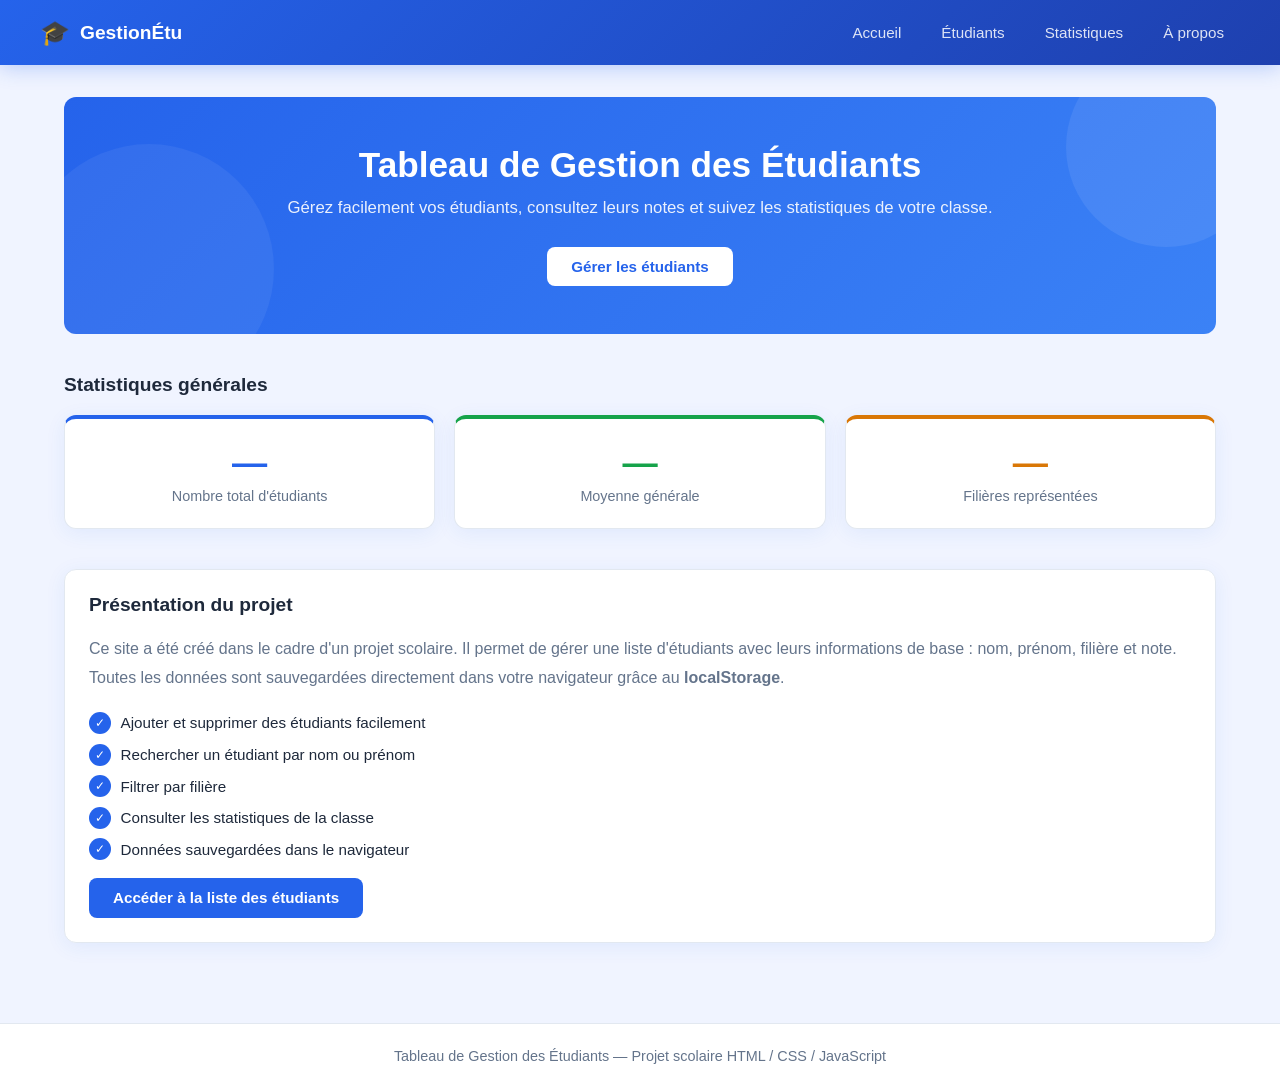
<file: Index.html>
<!DOCTYPE html>
<html lang="fr">
  <head>
    <meta charset="UTF-8" />
    <meta name="viewport" content="width=device-width, initial-scale=1.0" />
    <title>Accueil — Tableau de Gestion des Étudiants</title>
    <link rel="stylesheet" href="style.css" />
  </head>
  <body>

    <!--BARRE DE NAVIGATION-->
    <nav class="navbar">
      <div class="navbar-contenu">
        <!--Logo-->
        <a class="navbar-logo" href="index.html">
          <span>🎓</span>GestionÉtu
        </a>

        <!--Liens de navigation-->
        <ul class="navbar-liens">
          <li><a href="index.html">Accueil</a></li>
          <li><a href="etudiants.html">Étudiants</a></li>
          <li><a href="statistiques.html">Statistiques</a></li>
          <li><a href="apropos.html">À propos</a></li>
        </ul>
      </div>
    </nav>

    <!--CONTENU PRINCIPAL-->
    <main class="contenu-principal">

      <!--Section de bienvenue-->
      <section class="section-hero">
        <h1>Tableau de Gestion des Étudiants</h1>
        <p>
          Gérez facilement vos étudiants, consultez leurs notes et suivez
          les statistiques de votre classe.
        </p>
        <a href="etudiants.html" class="bouton bouton-blanc">
          Gérer les étudiants
        </a>
      </section>

      <!--Cartes de statistiques générales-->
      <section>
        <h2 class="titre-section">Statistiques générales</h2>

        <div class="grille-stats">

          <!--Carte 1 : Total des étudiants-->
          <div class="carte-stat">
            <span class="valeur-stat" id="total-etudiants">—</span>
            <p class="label-stat">Nombre total d'étudiants</p>
          </div>

          <!-- Carte 2 : Moyenne générale -->
          <div class="carte-stat">
            <span class="valeur-stat" id="moyenne-generale">—</span>
            <p class="label-stat">Moyenne générale</p>
          </div>

          <!-- Carte 3 : Nombre de filières -->
          <div class="carte-stat">
            <span class="valeur-stat" id="nombre-filieres">—</span>
            <p class="label-stat">Filières représentées</p>
          </div>

        </div>
      </section>

      <!-- Section de présentation du projet -->
      <section class="carte">
        <h2 class="titre-section">Présentation du projet</h2>
        <p style="color: var(--couleur-texte-clair); line-height: 1.8; margin-bottom: 1.2rem;">
          Ce site a été créé dans le cadre d'un projet scolaire. Il permet de gérer une
          liste d'étudiants avec leurs informations de base : nom, prénom, filière et note.
          Toutes les données sont sauvegardées directement dans votre navigateur grâce au
          <strong>localStorage</strong>.
        </p>

        <!-- Liste des fonctionnalités -->
        <ul class="liste-fonctionnalites">
          <li>Ajouter et supprimer des étudiants facilement</li>
          <li>Rechercher un étudiant par nom ou prénom</li>
          <li>Filtrer par filière</li>
          <li>Consulter les statistiques de la classe</li>
          <li>Données sauvegardées dans le navigateur</li>
        </ul>

        <br />
        <a href="etudiants.html" class="bouton bouton-principal">
          Accéder à la liste des étudiants
        </a>
      </section>

    </main>

    <!-- PIED DE PAGE -->
    <footer class="pied-page">
      <p>Tableau de Gestion des Étudiants — Projet scolaire HTML / CSS / JavaScript</p>
    </footer>

    <!-- Chargement du fichier JavaScript -->
    <script src="script.js"></script>

  </body>
</html>
</file>
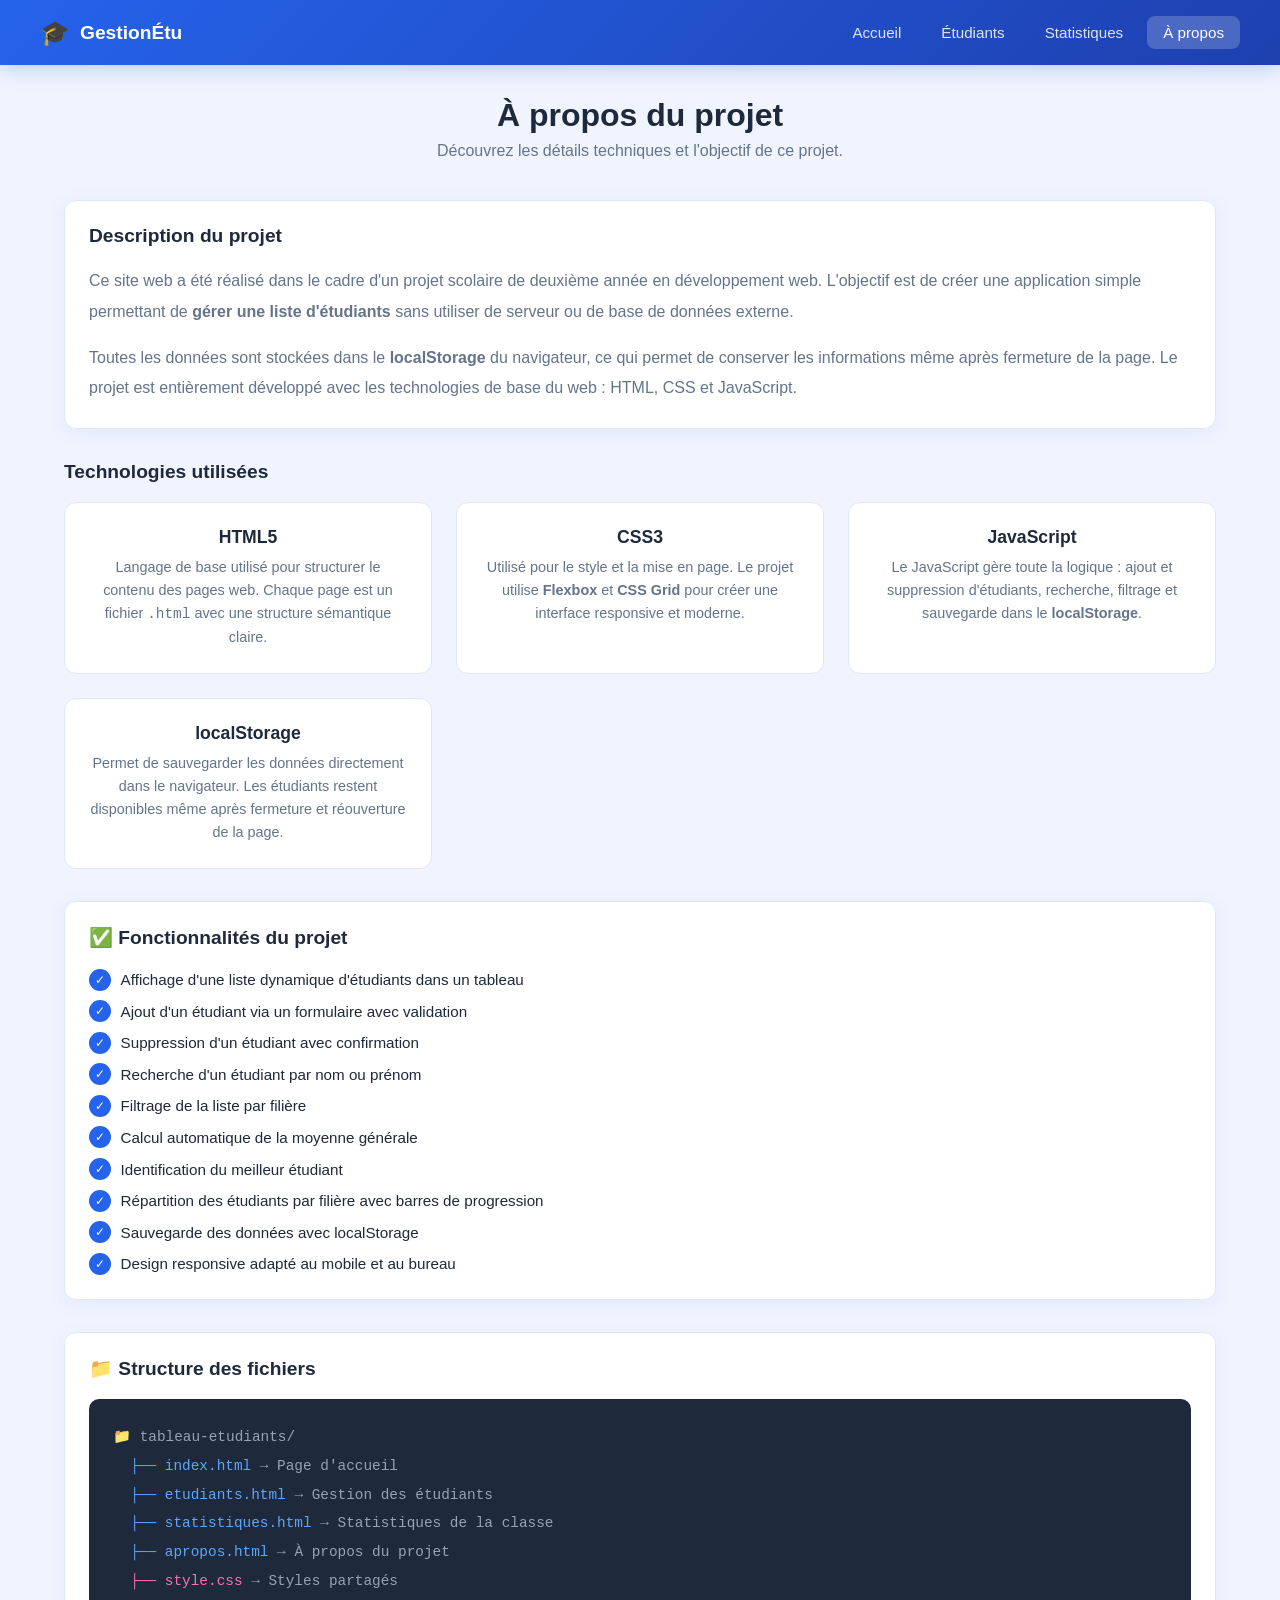
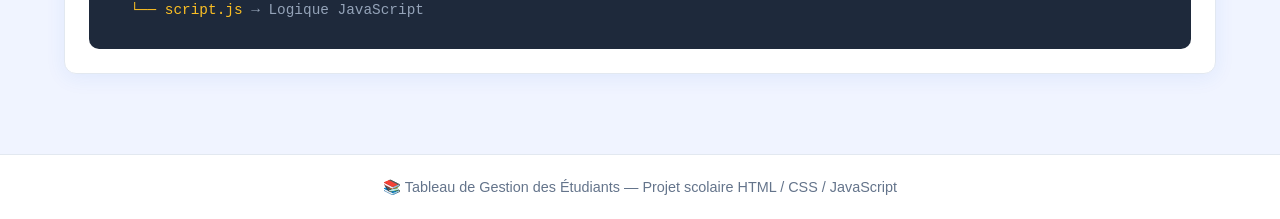
<file: apropos.html>
<!DOCTYPE html>
<html lang="fr">
  <head>
    <meta charset="UTF-8" />
    <meta name="viewport" content="width=device-width, initial-scale=1.0" />
    <title>À propos — Tableau de Gestion des Étudiants</title>
    <link rel="stylesheet" href="style.css" />
  </head>
  <body>

    <!--BARRE DE NAVIGATION-->
    <nav class="navbar">
      <div class="navbar-contenu">
        <a class="navbar-logo" href="index.html">
          <span>🎓</span> GestionÉtu
        </a>
        <ul class="navbar-liens">
          <li><a href="index.html">Accueil</a></li>
          <li><a href="etudiants.html">Étudiants</a></li>
          <li><a href="statistiques.html">Statistiques</a></li>
          <li><a href="apropos.html">À propos</a></li>
        </ul>
      </div>
    </nav>

    <!--CONTENU PRINCIPAL-->
    <main class="contenu-principal">

      <!-- En-tête -->
      <div class="en-tete-page">
        <h1>À propos du projet</h1>
        <p>Découvrez les détails techniques et l'objectif de ce projet.</p>
      </div>

      <!-- Description générale -->
      <section class="carte" style="margin-bottom: 2rem;">
        <h2 class="titre-section">Description du projet</h2>
        <p style="color: var(--couleur-texte-clair); line-height: 1.9; margin-bottom: 1rem;">
          Ce site web a été réalisé dans le cadre d'un projet scolaire de deuxième année
          en développement web. L'objectif est de créer une application simple permettant
          de <strong>gérer une liste d'étudiants</strong> sans utiliser de serveur ou de base
          de données externe.
        </p>
        <p style="color: var(--couleur-texte-clair); line-height: 1.9;">
          Toutes les données sont stockées dans le <strong>localStorage</strong> du navigateur,
          ce qui permet de conserver les informations même après fermeture de la page.
          Le projet est entièrement développé avec les technologies de base du web :
          HTML, CSS et JavaScript.
        </p>
      </section>

      <!-- Technologies utilisées -->
      <section style="margin-bottom: 2rem;">
        <h2 class="titre-section">Technologies utilisées</h2>

        <div class="grille-apropos">

          <!-- HTML -->
          <div class="carte-technologie">
            <h3>HTML5</h3>
            <p>
              Langage de base utilisé pour structurer le contenu des pages web.
              Chaque page est un fichier <code>.html</code> avec une structure sémantique claire.
            </p>
          </div>

          <!-- CSS -->
          <div class="carte-technologie">
            <h3>CSS3</h3>
            <p>
              Utilisé pour le style et la mise en page. Le projet utilise
              <strong>Flexbox</strong> et <strong>CSS Grid</strong> pour créer une
              interface responsive et moderne.
            </p>
          </div>

          <!-- JavaScript -->
          <div class="carte-technologie">
            <h3>JavaScript</h3>
            <p>
              Le JavaScript gère toute la logique : ajout et suppression d'étudiants,
              recherche, filtrage et sauvegarde dans le <strong>localStorage</strong>.
            </p>
          </div>

          <!-- localStorage -->
          <div class="carte-technologie">
            <h3>localStorage</h3>
            <p>
              Permet de sauvegarder les données directement dans le navigateur.
              Les étudiants restent disponibles même après fermeture et réouverture de la page.
            </p>
          </div>

        </div>
      </section>

      <!-- Fonctionnalités -->
      <section class="carte" style="margin-bottom: 2rem;">
        <h2 class="titre-section">✅ Fonctionnalités du projet</h2>

        <ul class="liste-fonctionnalites">
          <li>Affichage d'une liste dynamique d'étudiants dans un tableau</li>
          <li>Ajout d'un étudiant via un formulaire avec validation</li>
          <li>Suppression d'un étudiant avec confirmation</li>
          <li>Recherche d'un étudiant par nom ou prénom</li>
          <li>Filtrage de la liste par filière</li>
          <li>Calcul automatique de la moyenne générale</li>
          <li>Identification du meilleur étudiant</li>
          <li>Répartition des étudiants par filière avec barres de progression</li>
          <li>Sauvegarde des données avec localStorage</li>
          <li>Design responsive adapté au mobile et au bureau</li>
        </ul>
      </section>

      <!-- Structure du projet -->
      <section class="carte">
        <h2 class="titre-section">📁 Structure des fichiers</h2>

        <!-- Affichage de la structure du projet comme du code -->
        <div style="
          background: #1e293b;
          color: #e2e8f0;
          border-radius: 10px;
          padding: 1.5rem;
          font-family: 'Courier New', monospace;
          font-size: 0.9rem;
          line-height: 2;
        ">
          <span style="color: #94a3b8;">📁 tableau-etudiants/</span><br />
          &nbsp;&nbsp;<span style="color: #60a5fa;">├── index.html</span>
          <span style="color: #94a3b8;"> → Page d'accueil</span><br />
          &nbsp;&nbsp;<span style="color: #60a5fa;">├── etudiants.html</span>
          <span style="color: #94a3b8;"> → Gestion des étudiants</span><br />
          &nbsp;&nbsp;<span style="color: #60a5fa;">├── statistiques.html</span>
          <span style="color: #94a3b8;"> → Statistiques de la classe</span><br />
          &nbsp;&nbsp;<span style="color: #60a5fa;">├── apropos.html</span>
          <span style="color: #94a3b8;"> → À propos du projet</span><br />
          &nbsp;&nbsp;<span style="color: #f472b6;">├── style.css</span>
          <span style="color: #94a3b8;"> → Styles partagés</span><br />
          &nbsp;&nbsp;<span style="color: #fbbf24;">└── script.js</span>
          <span style="color: #94a3b8;"> → Logique JavaScript</span>
        </div>
      </section>

    </main>

    <!--PIED DE PAGE-->
    <footer class="pied-page">
      <p>📚 Tableau de Gestion des Étudiants — Projet scolaire HTML / CSS / JavaScript</p>
    </footer>

    <script src="script.js"></script>

  </body>
</html>
</file>
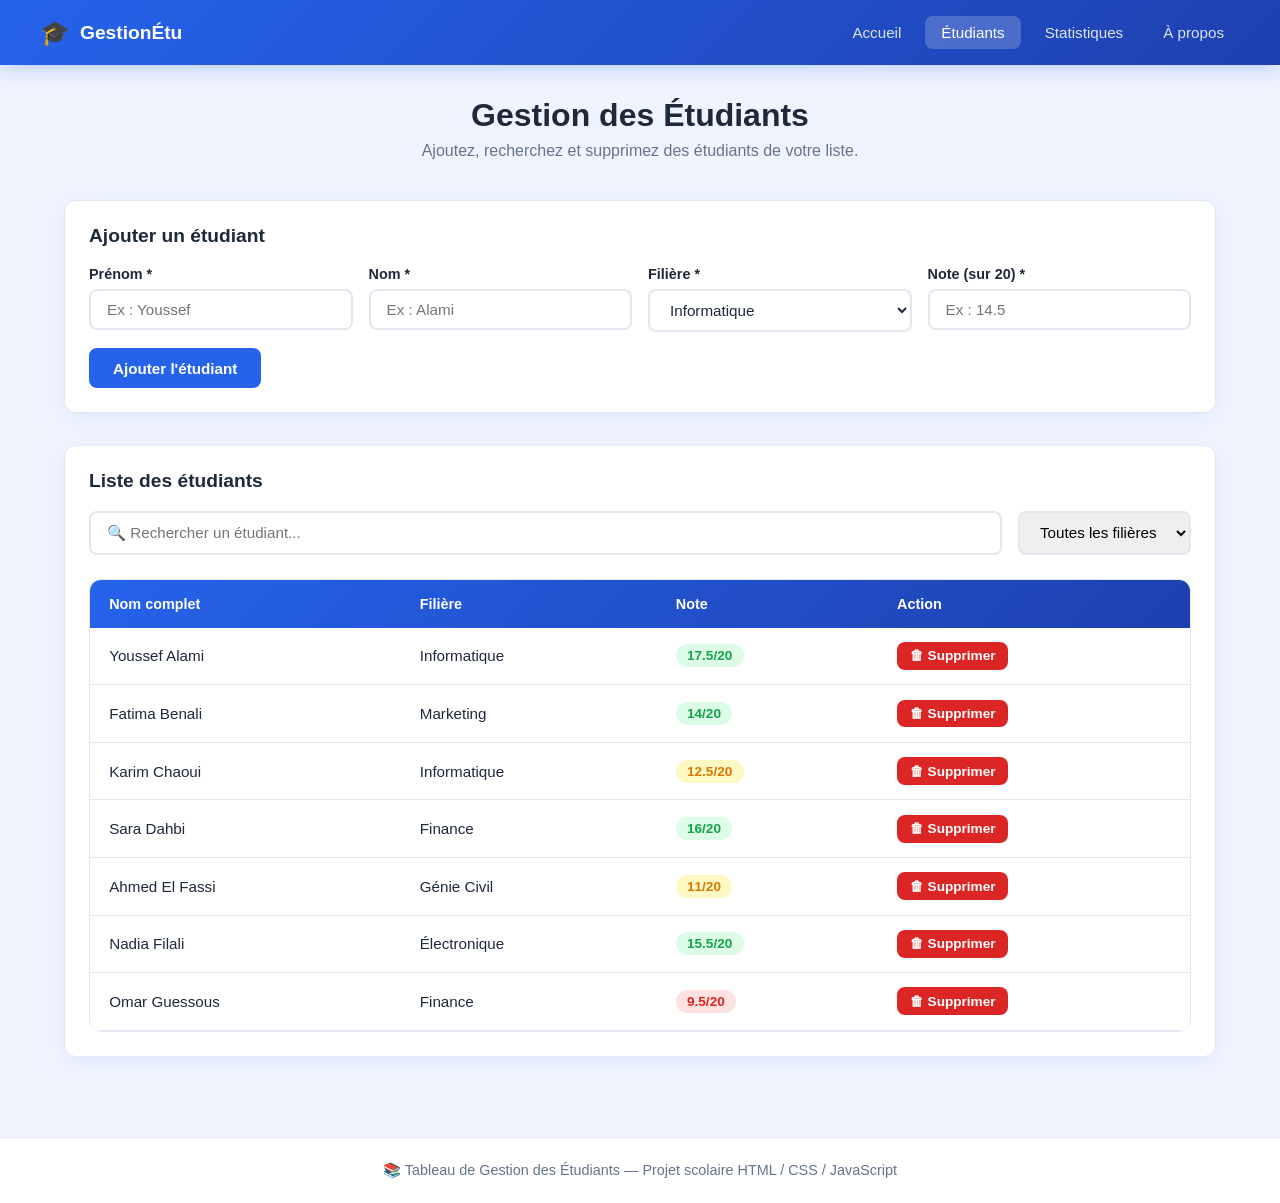
<file: etudiants.html>
<!DOCTYPE html>
<html lang="fr">
  <head>
    <meta charset="UTF-8" />
    <meta name="viewport" content="width=device-width, initial-scale=1.0" />
    <title>Étudiants — Tableau de Gestion des Étudiants</title>
    <link rel="stylesheet" href="style.css" />
  </head>
  <body>

    <!--BARRE DE NAVIGATION-->
    <nav class="navbar">
      <div class="navbar-contenu">
        <a class="navbar-logo" href="index.html">
          <span>🎓</span>GestionÉtu
        </a>
        <ul class="navbar-liens">
          <li><a href="index.html">Accueil</a></li>
          <li><a href="etudiants.html">Étudiants</a></li>
          <li><a href="statistiques.html">Statistiques</a></li>
          <li><a href="apropos.html">À propos</a></li>
        </ul>
      </div>
    </nav>

    <!--CONTENU PRINCIPAL -->
    <main class="contenu-principal">

      <!-- En-tête de la page -->
      <div class="en-tete-page">
        <h1>Gestion des Étudiants</h1>
        <p>Ajoutez, recherchez et supprimez des étudiants de votre liste.</p>
      </div>

      <!--FORMULAIRE D'AJOUT-->
      <section class="carte section-formulaire">
        <h2 class="titre-section">Ajouter un étudiant</h2>

        <form id="formulaire-ajout">
          <div class="formulaire-grille">

            <!-- Champ Prénom -->
            <div class="groupe-champ">
              <label for="champ-prenom">Prénom *</label>
              <input
                type="text"
                id="champ-prenom"
                placeholder="Ex : Youssef"
              />
              <span class="erreur-champ" id="erreur-prenom">
                Le prénom est obligatoire.
              </span>
            </div>

            <!-- Champ Nom -->
            <div class="groupe-champ">
              <label for="champ-nom">Nom *</label>
              <input
                type="text"
                id="champ-nom"
                placeholder="Ex : Alami"
              />
              <span class="erreur-champ" id="erreur-nom">
                Le nom est obligatoire.
              </span>
            </div>

            <!-- Champ Filière -->
            <div class="groupe-champ">
              <label for="champ-filiere">Filière *</label>
              <select id="champ-filiere">
                <!-- Options ajoutées par JavaScript -->
              </select>
            </div>

            <!-- Champ Note -->
            <div class="groupe-champ">
              <label for="champ-note">Note (sur 20) *</label>
              <input
                type="number"
                id="champ-note"
                placeholder="Ex : 14.5"
                min="0"
                max="20"
                step="0.5"
              />
              <span class="erreur-champ" id="erreur-note">
                La note doit être entre 0 et 20.
              </span>
            </div>

          </div>

          <!-- Bouton de soumission -->
          <button type="submit" class="bouton bouton-principal">
            Ajouter l'étudiant
          </button>
        </form>
      </section>

      <!--LISTE DES ÉTUDIANTS-->
      <section class="carte">
        <h2 class="titre-section">Liste des étudiants</h2>

        <!-- Barre de recherche et filtre -->
        <div class="zone-recherche">
          <input
            type="text"
            id="barre-recherche"
            placeholder="🔍 Rechercher un étudiant..."
          />
          <select id="filtre-filiere">
            <!-- Options ajoutées par JavaScript -->
          </select>
        </div>

        <!-- Tableau des étudiants -->
        <div class="conteneur-tableau">
          <table>
            <thead>
              <tr>
                <th>Nom complet</th>
                <th>Filière</th>
                <th>Note</th>
                <th>Action</th>
              </tr>
            </thead>
            <tbody id="corps-tableau">
              <!-- Les lignes sont ajoutées par JavaScript -->
            </tbody>
          </table>
        </div>

      </section>

    </main>

    <!-- PIED DE PAGE-->
    <footer class="pied-page">
      <p>📚 Tableau de Gestion des Étudiants — Projet scolaire HTML / CSS / JavaScript</p>
    </footer>

    <script src="script.js"></script>

  </body>
</html>
</file>
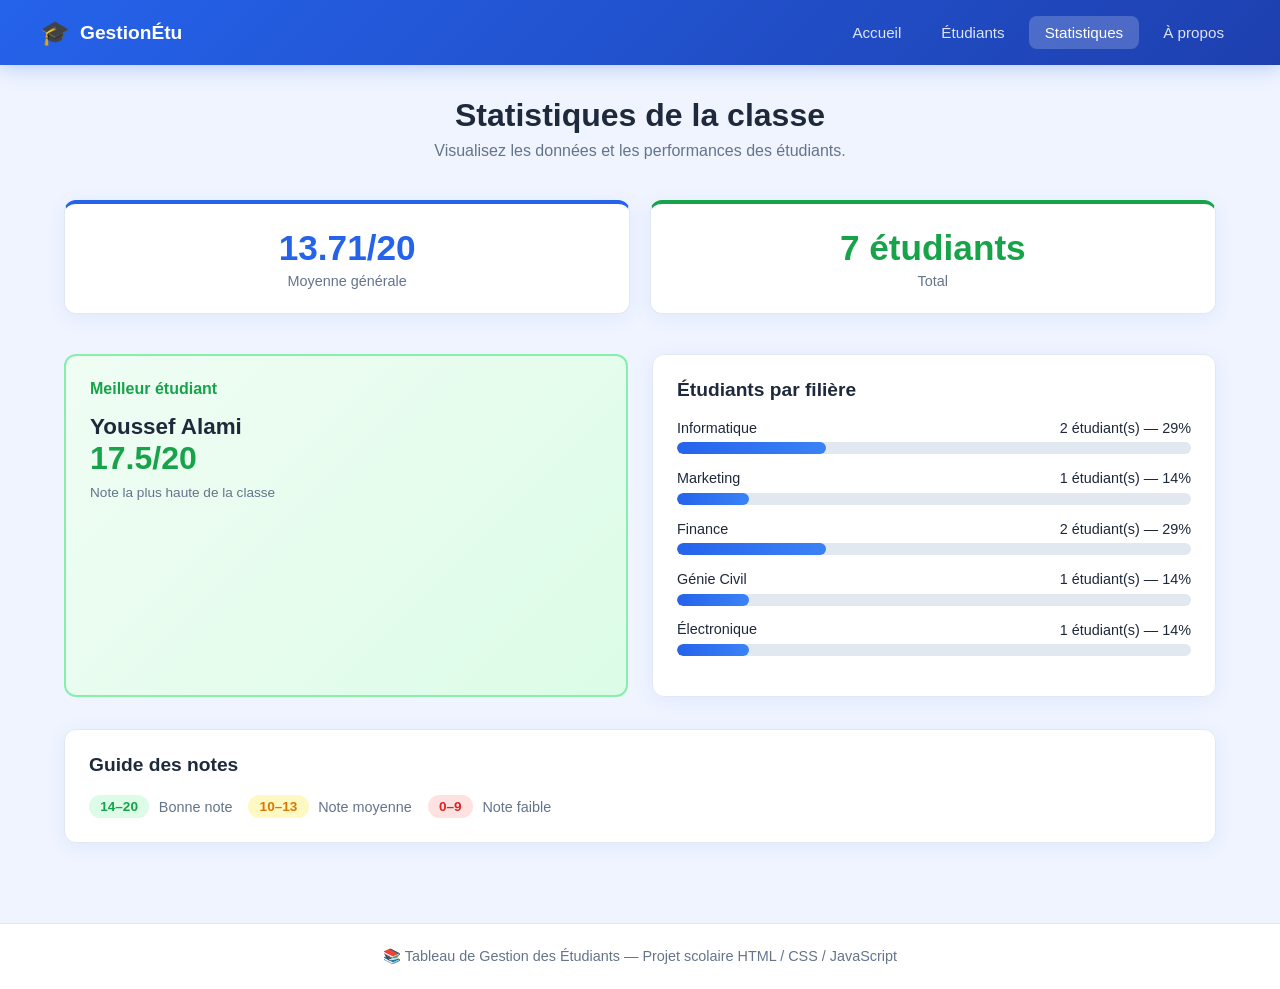
<file: statistiques.html>
<!DOCTYPE html>
<html lang="fr">
  <head>
    <meta charset="UTF-8" />
    <meta name="viewport" content="width=device-width, initial-scale=1.0" />
    <title>Statistiques — Tableau de Gestion des Étudiants</title>
    <link rel="stylesheet" href="style.css" />
  </head>
  <body>

    <!--BARRE DE NAVIGATION-->
    <nav class="navbar">
      <div class="navbar-contenu">
        <a class="navbar-logo" href="index.html">
         <span>🎓</span>GestionÉtu
        </a>
        <ul class="navbar-liens">
          <li><a href="index.html">Accueil</a></li>
          <li><a href="etudiants.html">Étudiants</a></li>
          <li><a href="statistiques.html">Statistiques</a></li>
          <li><a href="apropos.html">À propos</a></li>
        </ul>
      </div>
    </nav>

    <!--CONTENU PRINCIPAL-->
    <main class="contenu-principal">

      <!-- En-tête -->
      <div class="en-tete-page">
        <h1>Statistiques de la classe</h1>
        <p>Visualisez les données et les performances des étudiants.</p>
      </div>

      <!--CARTES DE STATISTIQUES-->
      <div class="grille-stats">

        <!-- Carte : Moyenne générale -->
        <div class="carte-stat">
          <span class="valeur-stat" id="stat-moyenne">—</span>
          <p class="label-stat">Moyenne générale</p>
        </div>

        <!-- Carte : Total étudiants -->
        <div class="carte-stat">
          <span class="valeur-stat" id="stat-total">—</span>
          <p class="label-stat">Total</p>
        </div>

      </div>

      <!--GRILLE DÉTAILLÉE-->
      <div class="grille-stats-detail">

        <!-- Carte : Meilleur étudiant -->
        <div class="carte-meilleur">
          <h3>Meilleur étudiant</h3>
          <p class="nom-meilleur" id="stat-meilleur-nom">Chargement...</p>
          <p class="note-meilleur" id="stat-meilleur-note">—</p>
          <p style="font-size: 0.85rem; color: var(--couleur-texte-clair); margin-top: 0.5rem;">
            Note la plus haute de la classe
          </p>
        </div>

        <!-- Carte : Répartition par filière -->
        <div class="carte">
          <h2 class="titre-section">Étudiants par filière</h2>

          <!-- Les barres sont générées par JavaScript -->
          <div id="barres-filieres">
            <p style="color: var(--couleur-texte-clair);">Chargement des données...</p>
          </div>
        </div>

      </div>

      <!--GUIDE DE LECTURE DES NOTES-->
      <div class="carte">
        <h2 class="titre-section">Guide des notes</h2>

        <div style="display: flex; gap: 1rem; flex-wrap: wrap;">

          <div style="display: flex; align-items: center; gap: 0.6rem;">
            <span class="badge-note note-bonne">14–20</span>
            <span style="font-size: 0.9rem; color: var(--couleur-texte-clair);">
              Bonne note 
            </span>
          </div>

          <div style="display: flex; align-items: center; gap: 0.6rem;">
            <span class="badge-note note-moyenne">10–13</span>
            <span style="font-size: 0.9rem; color: var(--couleur-texte-clair);">
              Note moyenne 
            </span>
          </div>

          <div style="display: flex; align-items: center; gap: 0.6rem;">
            <span class="badge-note note-faible">0–9</span>
            <span style="font-size: 0.9rem; color: var(--couleur-texte-clair);">
              Note faible 
            </span>
          </div>

        </div>
      </div>

    </main>

    <!--PIED DE PAGE-->
    <footer class="pied-page">
      <p>📚 Tableau de Gestion des Étudiants — Projet scolaire HTML / CSS / JavaScript</p>
    </footer>

    <script src="script.js"></script>

  </body>
</html>
</file>
<file: style.css>
/* --- Variables de couleurs et polices --- */
:root {
  --couleur-principale: #2563eb;
  --couleur-secondaire: #1e40af;
  --couleur-accent: #3b82f6;
  --couleur-succes: #16a34a;
  --couleur-danger: #dc2626;
  --couleur-avertissement: #d97706;
  --couleur-fond: #f0f4ff;
  --couleur-fond-carte: #ffffff;
  --couleur-texte: #1e293b;
  --couleur-texte-clair: #64748b;
  --couleur-bordure: #e2e8f0;
  --ombre-carte: 0 4px 20px rgba(37, 99, 235, 0.08);
  --rayon-bordure: 12px;
  --transition: all 0.3s ease;
}

/* --- Reset de base --- */
* {
  margin: 0;
  padding: 0;
  box-sizing: border-box;
}

body {
  font-family: 'Segoe UI', Tahoma, Geneva, Verdana, sans-serif;
  background-color: var(--couleur-fond);
  color: var(--couleur-texte);
  min-height: 100vh;
}

/*BARRE DE NAVIGATION*/
.navbar {
  background: linear-gradient(135deg, var(--couleur-principale), var(--couleur-secondaire));
  padding: 0 2rem;
  box-shadow: 0 2px 20px rgba(37, 99, 235, 0.3);
  position: sticky;
  top: 0;
  z-index: 100;
}

.navbar-contenu {
  display: flex;
  align-items: center;
  justify-content: space-between;
  max-width: 1200px;
  margin: 0 auto;
  height: 65px;
}

/* Logo de la navbar */
.navbar-logo {
  display: flex;
  align-items: center;
  gap: 10px;
  color: white;
  font-size: 1.2rem;
  font-weight: 700;
  text-decoration: none;
}

.navbar-logo span {
  font-size: 1.5rem;
}

/* Liens de navigation */
.navbar-liens {
  display: flex;
  list-style: none;
  gap: 0.5rem;
}

.navbar-liens a {
  color: rgba(255, 255, 255, 0.85);
  text-decoration: none;
  padding: 0.5rem 1rem;
  border-radius: 8px;
  font-size: 0.95rem;
  font-weight: 500;
  transition: var(--transition);
}

/* Effet hover sur les liens */
.navbar-liens a:hover {
  background-color: rgba(255, 255, 255, 0.15);
  color: white;
}

/* Lien actif (page actuelle) */
.navbar-liens a.actif {
  background-color: rgba(255, 255, 255, 0.2);
  color: white;
}

/*CONTENU PRINCIPAL*/
.contenu-principal {
  max-width: 1200px;
  margin: 0 auto;
  padding: 2rem 1.5rem;
}

/*EN-TÊTE DES PAGES*/
.en-tete-page {
  text-align: center;
  margin-bottom: 2.5rem;
}

.en-tete-page h1 {
  font-size: 2rem;
  color: var(--couleur-texte);
  margin-bottom: 0.5rem;
}

.en-tete-page p {
  color: var(--couleur-texte-clair);
  font-size: 1rem;
}

/* CARTES*/
.carte {
  background: var(--couleur-fond-carte);
  border-radius: var(--rayon-bordure);
  padding: 1.5rem;
  box-shadow: var(--ombre-carte);
  border: 1px solid var(--couleur-bordure);
  transition: var(--transition);
}

.carte:hover {
  box-shadow: 0 8px 30px rgba(37, 99, 235, 0.15);
  transform: translateY(-2px);
}

/*Page d'accueil*/
.section-hero {
  background: linear-gradient(135deg, var(--couleur-principale), var(--couleur-accent));
  color: white;
  border-radius: var(--rayon-bordure);
  padding: 3rem 2rem;
  text-align: center;
  margin-bottom: 2.5rem;
  position: relative;
  overflow: hidden;
}

/* Décoration de fond du hero */
.section-hero::before {
  content: '';
  position: absolute;
  top: -50px;
  right: -50px;
  width: 200px;
  height: 200px;
  background: rgba(255, 255, 255, 0.08);
  border-radius: 50%;
}

.section-hero::after {
  content: '';
  position: absolute;
  bottom: -60px;
  left: -40px;
  width: 250px;
  height: 250px;
  background: rgba(255, 255, 255, 0.06);
  border-radius: 50%;
}

.section-hero h1 {
  font-size: 2.2rem;
  font-weight: 700;
  margin-bottom: 0.8rem;
  position: relative;
  z-index: 1;
}

.section-hero p {
  font-size: 1.05rem;
  opacity: 0.9;
  margin-bottom: 1.8rem;
  position: relative;
  z-index: 1;
}

/*BOUTONS*/
.bouton {
  display: inline-flex;
  align-items: center;
  gap: 8px;
  padding: 0.7rem 1.5rem;
  border: none;
  border-radius: 8px;
  font-size: 0.95rem;
  font-weight: 600;
  cursor: pointer;
  text-decoration: none;
  transition: var(--transition);
}

.bouton-principal {
  background: var(--couleur-principale);
  color: white;
}

.bouton-principal:hover {
  background: var(--couleur-secondaire);
  transform: translateY(-2px);
  box-shadow: 0 4px 15px rgba(37, 99, 235, 0.4);
}

.bouton-blanc {
  background: white;
  color: var(--couleur-principale);
}

.bouton-blanc:hover {
  background: #f0f4ff;
  transform: translateY(-2px);
  box-shadow: 0 4px 15px rgba(0, 0, 0, 0.1);
}

.bouton-danger {
  background: var(--couleur-danger);
  color: white;
  padding: 0.4rem 0.8rem;
  font-size: 0.85rem;
}

.bouton-danger:hover {
  background: #b91c1c;
  transform: scale(1.05);
}

/* ===================================
   GRILLE DE STATISTIQUES
   =================================== */
.grille-stats {
  display: grid;
  grid-template-columns: repeat(auto-fit, minmax(200px, 1fr));
  gap: 1.2rem;
  margin-bottom: 2.5rem;
}

.carte-stat {
  background: var(--couleur-fond-carte);
  border-radius: var(--rayon-bordure);
  padding: 1.5rem;
  text-align: center;
  box-shadow: var(--ombre-carte);
  border: 1px solid var(--couleur-bordure);
  border-top: 4px solid var(--couleur-principale);
  transition: var(--transition);
}

.carte-stat:hover {
  transform: translateY(-4px);
  box-shadow: 0 8px 25px rgba(37, 99, 235, 0.15);
}

.carte-stat .icone-stat {
  font-size: 2rem;
  margin-bottom: 0.8rem;
  display: block;
}

.carte-stat .valeur-stat {
  font-size: 2.2rem;
  font-weight: 700;
  color: var(--couleur-principale);
  display: block;
}

.carte-stat .label-stat {
  font-size: 0.9rem;
  color: var(--couleur-texte-clair);
  margin-top: 0.3rem;
}

/* Couleurs variées pour les cartes stats */
.carte-stat:nth-child(2) {
  border-top-color: var(--couleur-succes);
}

.carte-stat:nth-child(2) .valeur-stat {
  color: var(--couleur-succes);
}

.carte-stat:nth-child(3) {
  border-top-color: var(--couleur-avertissement);
}

.carte-stat:nth-child(3) .valeur-stat {
  color: var(--couleur-avertissement);
}

/*FORMULAIRE D'AJOUT D'ÉTUDIANT*/
.section-formulaire {
  margin-bottom: 2rem;
}

.formulaire-grille {
  display: grid;
  grid-template-columns: repeat(auto-fit, minmax(200px, 1fr));
  gap: 1rem;
  margin-bottom: 1rem;
}

.groupe-champ {
  display: flex;
  flex-direction: column;
  gap: 0.4rem;
}

.groupe-champ label {
  font-size: 0.9rem;
  font-weight: 600;
  color: var(--couleur-texte);
}

.groupe-champ input,
.groupe-champ select {
  padding: 0.65rem 1rem;
  border: 2px solid var(--couleur-bordure);
  border-radius: 8px;
  font-size: 0.95rem;
  color: var(--couleur-texte);
  background: white;
  transition: var(--transition);
  outline: none;
}

/* Focus sur les champs */
.groupe-champ input:focus,
.groupe-champ select:focus {
  border-color: var(--couleur-principale);
  box-shadow: 0 0 0 3px rgba(37, 99, 235, 0.15);
}

/* Message d'erreur de validation */
.erreur-champ {
  font-size: 0.8rem;
  color: var(--couleur-danger);
  display: none;
}

.erreur-champ.visible {
  display: block;
}

/*BARRE DE RECHERCHE ET FILTRE*/
.zone-recherche {
  display: flex;
  gap: 1rem;
  margin-bottom: 1.5rem;
  flex-wrap: wrap;
}

.zone-recherche input,
.zone-recherche select {
  padding: 0.65rem 1rem;
  border: 2px solid var(--couleur-bordure);
  border-radius: 8px;
  font-size: 0.95rem;
  outline: none;
  transition: var(--transition);
}

.zone-recherche input {
  flex: 1;
  min-width: 200px;
}

.zone-recherche input:focus,
.zone-recherche select:focus {
  border-color: var(--couleur-principale);
}

/*TABLEAU DES ÉTUDIANTS*/
.conteneur-tableau {
  overflow-x: auto;
  border-radius: var(--rayon-bordure);
  border: 1px solid var(--couleur-bordure);
}

table {
  width: 100%;
  border-collapse: collapse;
  background: white;
}

thead {
  background: linear-gradient(135deg, var(--couleur-principale), var(--couleur-secondaire));
  color: white;
}

thead th {
  padding: 1rem 1.2rem;
  text-align: left;
  font-size: 0.9rem;
  font-weight: 600;
  white-space: nowrap;
}

tbody tr {
  border-bottom: 1px solid var(--couleur-bordure);
  transition: var(--transition);
}

/* Effet hover sur les lignes */
tbody tr:hover {
  background-color: #f0f4ff;
}

tbody td {
  padding: 0.9rem 1.2rem;
  font-size: 0.95rem;
  color: var(--couleur-texte);
}

/* Badge de note */
.badge-note {
  display: inline-block;
  padding: 0.25rem 0.7rem;
  border-radius: 20px;
  font-size: 0.85rem;
  font-weight: 700;
}

.note-bonne {
  background: #dcfce7;
  color: var(--couleur-succes);
}

.note-moyenne {
  background: #fef9c3;
  color: var(--couleur-avertissement);
}

.note-faible {
  background: #fee2e2;
  color: var(--couleur-danger);
}

/* Message quand le tableau est vide */
.message-vide {
  text-align: center;
  padding: 3rem;
  color: var(--couleur-texte-clair);
  font-size: 1rem;
}

/*PAGE STATISTIQUES */
.grille-stats-detail {
  display: grid;
  grid-template-columns: repeat(auto-fit, minmax(300px, 1fr));
  gap: 1.5rem;
  margin-bottom: 2rem;
}

/* Carte de meilleur étudiant */
.carte-meilleur {
  background: linear-gradient(135deg, #f0fdf4, #dcfce7);
  border: 2px solid #86efac;
  border-radius: var(--rayon-bordure);
  padding: 1.5rem;
}

.carte-meilleur h3 {
  color: var(--couleur-succes);
  margin-bottom: 1rem;
  font-size: 1rem;
}

.nom-meilleur {
  font-size: 1.4rem;
  font-weight: 700;
  color: var(--couleur-texte);
}

.note-meilleur {
  font-size: 2rem;
  font-weight: 700;
  color: var(--couleur-succes);
}

/* Barres de progression */
.barre-progression-conteneur {
  margin-bottom: 1rem;
}

.barre-label {
  display: flex;
  justify-content: space-between;
  margin-bottom: 0.4rem;
  font-size: 0.9rem;
  font-weight: 500;
}

.barre-fond {
  background: var(--couleur-bordure);
  border-radius: 10px;
  height: 12px;
  overflow: hidden;
}

.barre-remplie {
  height: 100%;
  border-radius: 10px;
  background: linear-gradient(90deg, var(--couleur-principale), var(--couleur-accent));
  transition: width 1s ease;
}

/*PAGE À PROPOS*/
.grille-apropos {
  display: grid;
  grid-template-columns: repeat(auto-fit, minmax(280px, 1fr));
  gap: 1.5rem;
}

.carte-technologie {
  background: var(--couleur-fond-carte);
  border-radius: var(--rayon-bordure);
  padding: 1.5rem;
  border: 1px solid var(--couleur-bordure);
  text-align: center;
  transition: var(--transition);
}

.carte-technologie:hover {
  transform: translateY(-4px);
  box-shadow: var(--ombre-carte);
}

.icone-techno {
  font-size: 3rem;
  margin-bottom: 1rem;
  display: block;
}

.carte-technologie h3 {
  font-size: 1.1rem;
  margin-bottom: 0.5rem;
  color: var(--couleur-texte);
}

.carte-technologie p {
  font-size: 0.9rem;
  color: var(--couleur-texte-clair);
  line-height: 1.6;
}

/* Ligne de fonctionnalités */
.liste-fonctionnalites {
  list-style: none;
  display: flex;
  flex-direction: column;
  gap: 0.6rem;
}

.liste-fonctionnalites li {
  display: flex;
  align-items: center;
  gap: 0.6rem;
  font-size: 0.95rem;
  color: var(--couleur-texte);
}

.liste-fonctionnalites li::before {
  content: '✓';
  background: var(--couleur-principale);
  color: white;
  width: 22px;
  height: 22px;
  border-radius: 50%;
  display: flex;
  align-items: center;
  justify-content: center;
  font-size: 0.75rem;
  flex-shrink: 0;
}

/*MESSAGES DE NOTIFICATION */
.notification {
  position: fixed;
  bottom: 2rem;
  right: 2rem;
  background: var(--couleur-succes);
  color: white;
  padding: 1rem 1.5rem;
  border-radius: 10px;
  box-shadow: 0 4px 20px rgba(0, 0, 0, 0.2);
  font-weight: 600;
  z-index: 1000;
  transform: translateX(200%);
  transition: transform 0.4s ease;
}

.notification.visible {
  transform: translateX(0);
}

.notification.erreur {
  background: var(--couleur-danger);
}

/*PIED DE PAGE*/
.pied-page {
  text-align: center;
  padding: 1.5rem;
  background: white;
  border-top: 1px solid var(--couleur-bordure);
  color: var(--couleur-texte-clair);
  font-size: 0.9rem;
  margin-top: 3rem;
}

/*TITRE DE SECTION*/
.titre-section {
  font-size: 1.2rem;
  font-weight: 700;
  color: var(--couleur-texte);
  margin-bottom: 1.2rem;
  display: flex;
  align-items: center;
  gap: 0.6rem;
}

/*RESPONSIVE (Mobile)*/
@media (max-width: 768px) {
  .navbar-contenu {
    flex-direction: column;
    height: auto;
    padding: 1rem 0;
    gap: 0.8rem;
  }

  .navbar-liens {
    flex-wrap: wrap;
    justify-content: center;
  }

  .section-hero h1 {
    font-size: 1.6rem;
  }

  .contenu-principal {
    padding: 1.5rem 1rem;
  }

  .formulaire-grille {
    grid-template-columns: 1fr;
  }

  .zone-recherche {
    flex-direction: column;
  }

  .grille-stats {
    grid-template-columns: repeat(2, 1fr);
  }
}

@media (max-width: 480px) {
  .grille-stats {
    grid-template-columns: 1fr;
  }

  .section-hero h1 {
    font-size: 1.4rem;
  }
}

/*ANIMATION D'ENTRÉE*/
@keyframes apparaitre {
  from {
    opacity: 0;
    transform: translateY(20px);
  }
  to {
    opacity: 1;
    transform: translateY(0);
  }
}

.carte, .carte-stat, .section-hero {
  animation: apparaitre 0.5s ease forwards;
}
</file>
